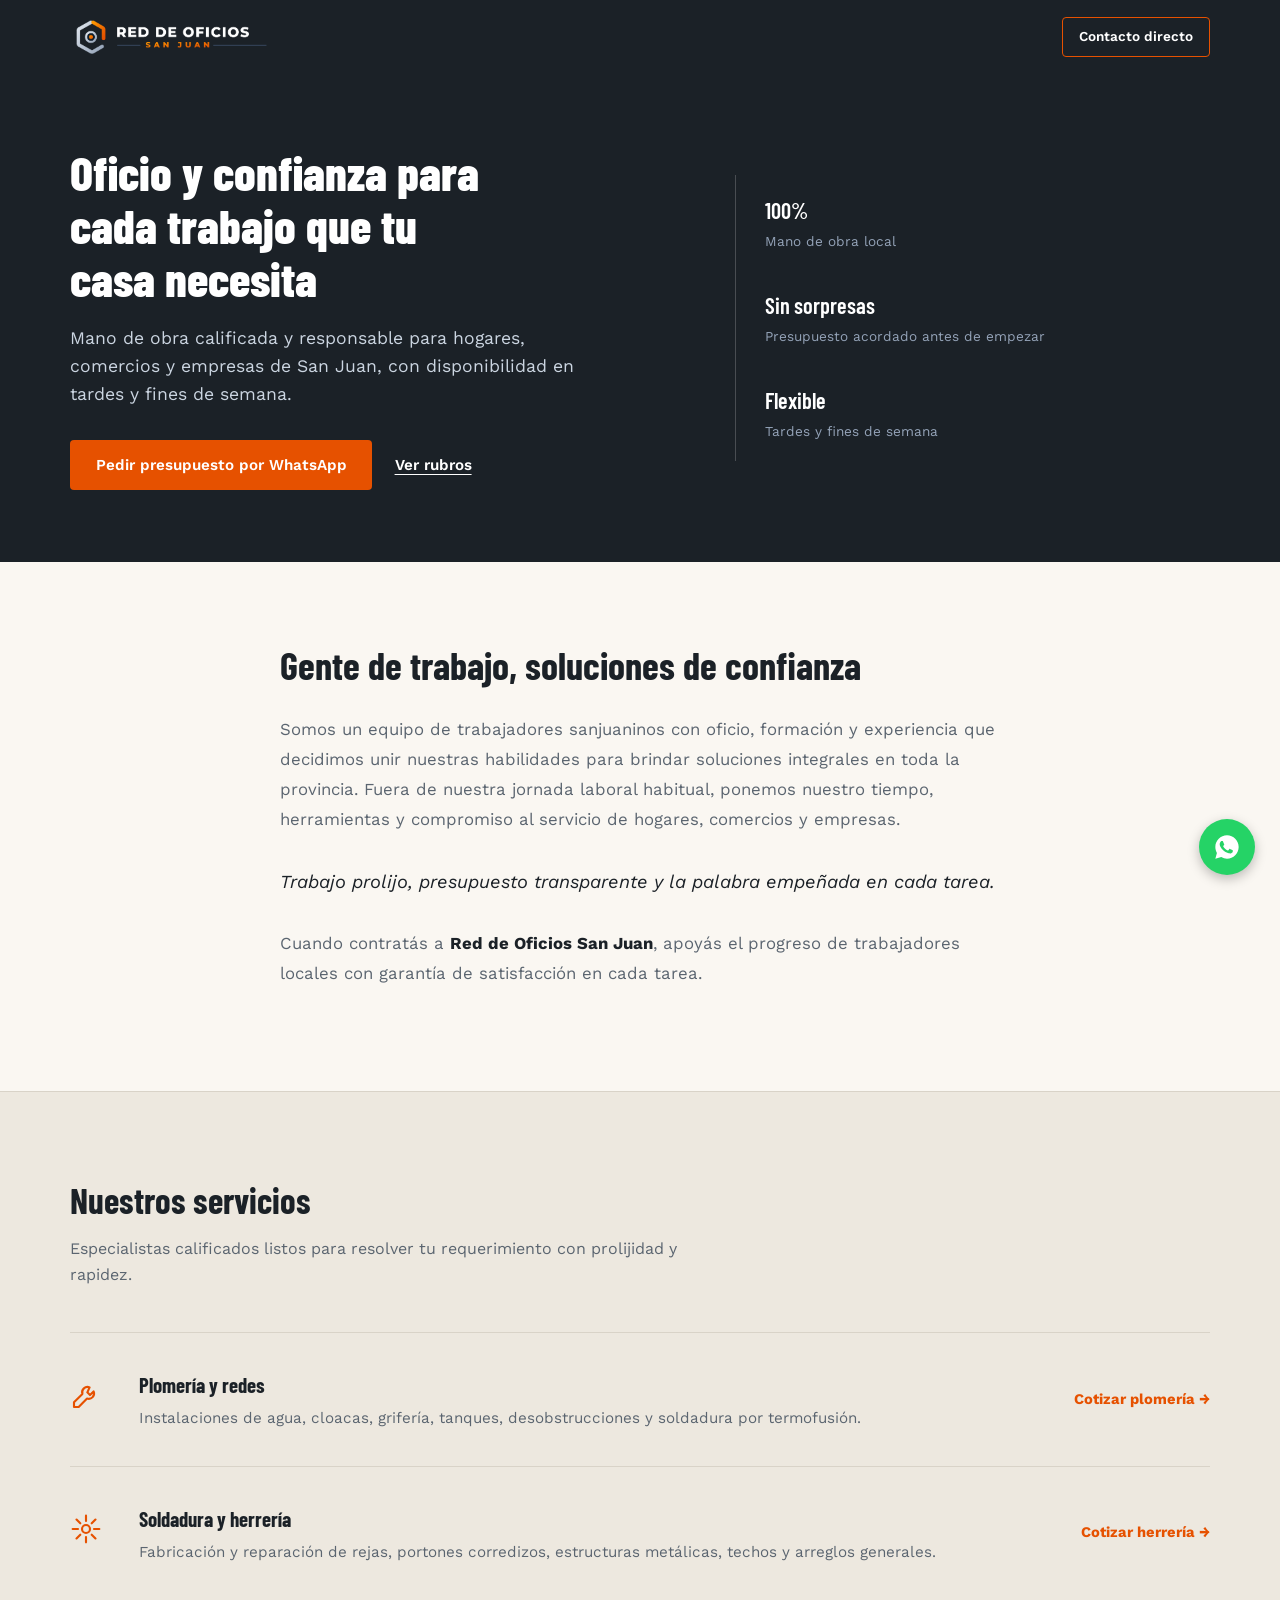
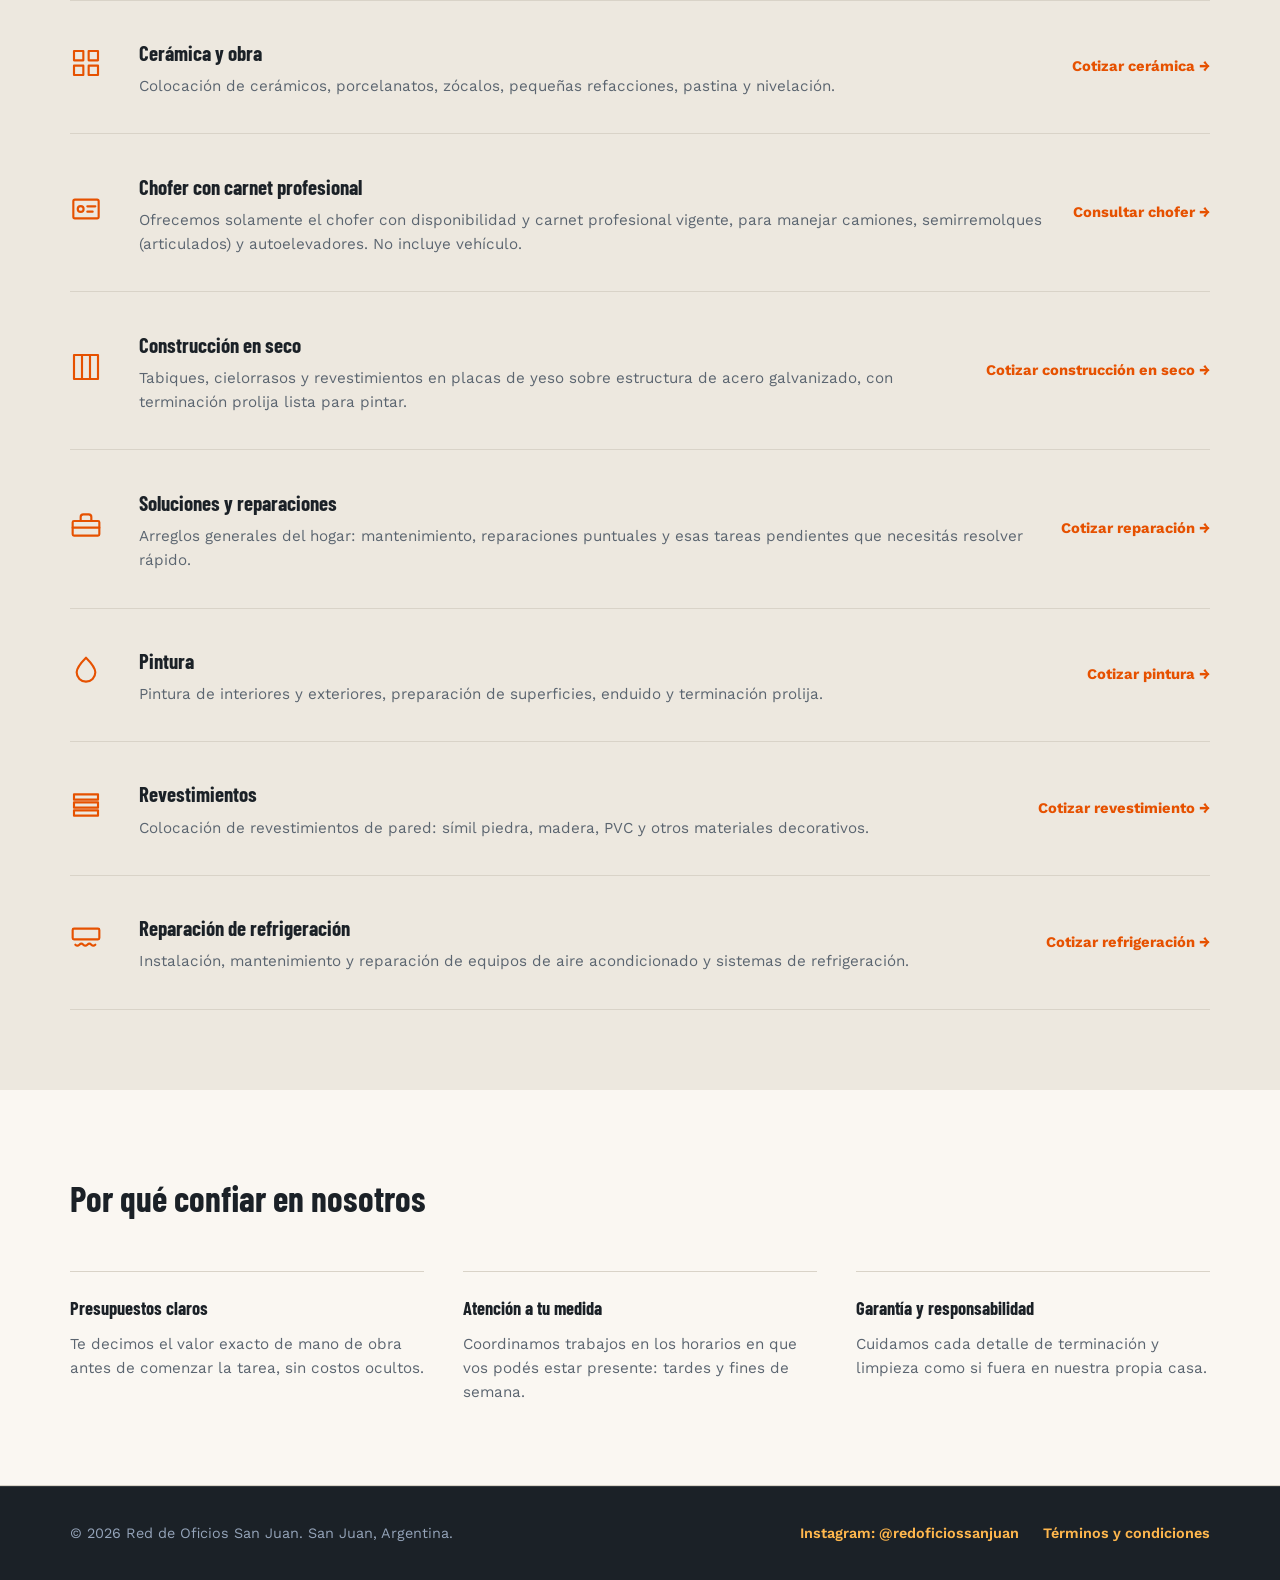
<file: index.html>
<!DOCTYPE html>
<html lang="es">
<head>
  <!-- Google tag (gtag.js) -->
  <script async src="https://www.googletagmanager.com/gtag/js?id=G-WRT2FJFDNN"></script>
  <script>
    window.dataLayer = window.dataLayer || [];
    function gtag(){dataLayer.push(arguments);}
    gtag('js', new Date());
    gtag('config', 'G-WRT2FJFDNN');
  </script>
  <meta charset="UTF-8">
  <meta name="viewport" content="width=device-width, initial-scale=1.0">
  <title>Red de Oficios San Juan | Plomería, Soldadura, Cerámica y Choferes</title>
  <meta name="description" content="Cuadrilla de trabajadores calificados en San Juan: plomería, soldadura y herrería, colocación de cerámicos y choferes profesionales. Presupuesto claro, disponibilidad en tardes y fines de semana.">
  <link rel="canonical" href="https://www.redoficiossanjuan.com.ar/">

  <!-- Open Graph / vista previa al compartir -->
  <meta property="og:type" content="website">
  <meta property="og:locale" content="es_AR">
  <meta property="og:title" content="Red de Oficios San Juan">
  <meta property="og:description" content="Plomería, soldadura, cerámica y choferes profesionales en San Juan. Presupuesto claro y disponibilidad en tardes y fines de semana.">
  <meta property="og:image" content="https://www.redoficiossanjuan.com.ar/og-image.jpg">
  <meta property="og:url" content="https://www.redoficiossanjuan.com.ar/">
  <meta name="twitter:card" content="summary_large_image">
  <meta name="twitter:title" content="Red de Oficios San Juan">
  <meta name="twitter:description" content="Plomería, soldadura, cerámica y choferes profesionales en San Juan.">
  <meta name="twitter:image" content="https://www.redoficiossanjuan.com.ar/og-image.jpg">

  <!-- Favicon -->
  <link rel="icon" type="image/png" href="fotos/favicon.png">

  <link rel="stylesheet" href="styles.css">
  <link rel="preconnect" href="https://fonts.googleapis.com">
  <link rel="preconnect" href="https://fonts.gstatic.com" crossorigin>
  <link href="https://fonts.googleapis.com/css2?family=Barlow+Condensed:wght@600;700;800;900&family=Work+Sans:wght@400;500;600;700&display=swap" rel="stylesheet">

  <script type="application/ld+json">
  {
    "@context": "https://schema.org",
    "@type": "LocalBusiness",
    "name": "Red de Oficios San Juan",
    "description": "Cuadrilla de trabajadores calificados: plomería, soldadura, cerámica y choferes profesionales.",
    "areaServed": "San Juan, Argentina",
    "telephone": "+5492644636764",
    "address": {
      "@type": "PostalAddress",
      "addressLocality": "San Juan",
      "addressCountry": "AR"
    },
    "openingHours": "Mo-Fr 14:00-20:00, Sa-Su 09:00-20:00",
    "sameAs": ["https://instagram.com/reddeoficiossanjuan"]
  }
  </script>
  <!-- Nota: dirección, teléfono y horarios de arriba son de ejemplo; reemplazar por los datos reales -->
</head>
<body>

  <a href="#contenido" class="skip-link">Saltar al contenido principal</a>

  <header class="navbar">
    <nav class="container nav-content" aria-label="Principal">
      <div class="brand">
        <img src="fotos/logo.png" alt="Red de Oficios San Juan" class="brand-logo">
      </div>
      <a href="https://wa.me/5492646083387?text=Hola,%20quisiera%20solicitar%20un%20presupuesto." class="btn btn-outline" target="_blank" rel="noopener noreferrer">Contacto directo</a>
    </nav>
  </header>

  <main id="contenido">

    <section class="hero">
      <div class="container hero-grid">
        <div class="hero-copy">
          <h1>Oficio y confianza para cada trabajo que tu casa necesita</h1>
          <p>Mano de obra calificada y responsable para hogares, comercios y empresas de San Juan, con disponibilidad en tardes y fines de semana.</p>
          <div class="hero-actions">
            <a href="https://wa.me/5492646083387?text=Hola,%20quisiera%20pedir%20un%20presupuesto." class="btn btn-primary" target="_blank" rel="noopener noreferrer">
              Pedir presupuesto por WhatsApp
            </a>
            <a href="#servicios" class="btn btn-secondary">Ver rubros</a>
          </div>
        </div>

        <div class="crew-plate" role="note" aria-label="Datos de la cuadrilla">
          <ul class="crew-plate-list">
            <li>
              <span class="plate-num">100%</span>
              <span class="plate-label">Mano de obra local</span>
            </li>
            <li>
              <span class="plate-num">Sin sorpresas</span>
              <span class="plate-label">Presupuesto acordado antes de empezar</span>
            </li>
            <li>
              <span class="plate-num">Flexible</span>
              <span class="plate-label">Tardes y fines de semana</span>
            </li>
          </ul>
        </div>
      </div>
    </section>

    <section class="about-section" id="nosotros">
      <div class="container about-container">
        <h2>Gente de trabajo, soluciones de confianza</h2>
        <div class="about-text">
          <p>
            Somos un equipo de trabajadores sanjuaninos con oficio, formación y experiencia que decidimos unir nuestras habilidades para brindar soluciones integrales en toda la provincia. Fuera de nuestra jornada laboral habitual, ponemos nuestro tiempo, herramientas y compromiso al servicio de hogares, comercios y empresas.
          </p>
          <blockquote>
            Trabajo prolijo, presupuesto transparente y la palabra empeñada en cada tarea.
          </blockquote>
          <p>
            Cuando contratás a <strong>Red de Oficios San Juan</strong>, apoyás el progreso de trabajadores locales con garantía de satisfacción en cada tarea.
          </p>
        </div>
      </div>
    </section>

    <section id="servicios" class="services-section">
      <div class="container">
        <div class="section-header">
          <h2>Nuestros servicios</h2>
          <p>Especialistas calificados listos para resolver tu requerimiento con prolijidad y rapidez.</p>
        </div>

        <div class="services-list">
          <article class="service-row">
            <div class="service-icon" aria-hidden="true">
              <svg viewBox="0 0 24 24" fill="none" stroke="currentColor" stroke-width="1.6" stroke-linecap="round" stroke-linejoin="round"><path d="M14.7 6.3a4 4 0 0 0-5.4 4.9L3 17.5V21h3.5l6.3-6.3a4 4 0 0 0 4.9-5.4l-2.7 2.7-2-2z"/></svg>
            </div>
            <div class="service-body">
              <h3>Plomería y redes</h3>
              <p>Instalaciones de agua, cloacas, grifería, tanques, desobstrucciones y soldadura por termofusión.</p>
            </div>
            <a href="https://wa.me/5492644880261?text=Hola,%20necesito%20un%20presupuesto%20de%20plomer%C3%ADa." class="card-link" target="_blank" rel="noopener noreferrer">Cotizar plomería →</a>
          </article>

          <article class="service-row">
            <div class="service-icon" aria-hidden="true">
              <svg viewBox="0 0 24 24" fill="none" stroke="currentColor" stroke-width="1.6" stroke-linecap="round" stroke-linejoin="round"><path d="M12 2v4M12 18v4M4.9 4.9l2.8 2.8M16.3 16.3l2.8 2.8M2 12h4M18 12h4M4.9 19.1l2.8-2.8M16.3 7.7l2.8-2.8"/><circle cx="12" cy="12" r="3"/></svg>
            </div>
            <div class="service-body">
              <h3>Soldadura y herrería</h3>
              <p>Fabricación y reparación de rejas, portones corredizos, estructuras metálicas, techos y arreglos generales.</p>
            </div>
            <a href="https://wa.me/5492645866757?text=Hola,%20necesito%20un%20presupuesto%20de%20soldadura." class="card-link" target="_blank" rel="noopener noreferrer">Cotizar herrería →</a>
          </article>

          <article class="service-row">
            <div class="service-icon" aria-hidden="true">
              <svg viewBox="0 0 24 24" fill="none" stroke="currentColor" stroke-width="1.6" stroke-linecap="round" stroke-linejoin="round"><rect x="3" y="3" width="7" height="7"/><rect x="14" y="3" width="7" height="7"/><rect x="3" y="14" width="7" height="7"/><rect x="14" y="14" width="7" height="7"/></svg>
            </div>
            <div class="service-body">
              <h3>Cerámica y obra</h3>
              <p>Colocación de cerámicos, porcelanatos, zócalos, pequeñas refacciones, pastina y nivelación.</p>
            </div>
            <a href="https://wa.me/5492645246793?text=Hola,%20necesito%20un%20presupuesto%20de%20cer%C3%A1mica/obra." class="card-link" target="_blank" rel="noopener noreferrer">Cotizar cerámica →</a>
          </article>

          <article class="service-row">
            <div class="service-icon" aria-hidden="true">
              <svg viewBox="0 0 24 24" fill="none" stroke="currentColor" stroke-width="1.6" stroke-linecap="round" stroke-linejoin="round"><rect x="2.5" y="5" width="19" height="14" rx="1.2"/><circle cx="8" cy="12" r="2.2"/><path d="M13 10h6M13 14h4"/></svg>
            </div>
            <div class="service-body">
              <h3>Chofer con carnet profesional</h3>
              <p>Ofrecemos solamente el chofer con disponibilidad y carnet profesional vigente, para manejar camiones, semirremolques (articulados) y autoelevadores. No incluye vehículo.</p>
            </div>
            <a href="https://wa.me/5492645246793?text=Hola,%20necesito%20un%20chofer%20profesional%20(cami%C3%B3n%2Fsemi%2Fautoelevador)." class="card-link" target="_blank" rel="noopener noreferrer">Consultar chofer →</a>
          </article>
          
          <article class="service-row">
            <div class="service-icon" aria-hidden="true">
              <svg viewBox="0 0 24 24" fill="none" stroke="currentColor" stroke-width="1.6" stroke-linecap="round" stroke-linejoin="round"><rect x="3" y="3" width="18" height="18"/><line x1="9" y1="3" x2="9" y2="21"/><line x1="15" y1="3" x2="15" y2="21"/></svg>
            </div>
            <div class="service-body">
              <h3>Construcción en seco</h3>
              <p>Tabiques, cielorrasos y revestimientos en placas de yeso sobre estructura de acero galvanizado, con terminación prolija lista para pintar.</p>
            </div>
            <a href="https://wa.me/5492645866757?text=Hola,%20necesito%20un%20presupuesto%20de%20construcci%C3%B3n%20en%20seco." class="card-link" target="_blank" rel="noopener noreferrer">Cotizar construcción en seco →</a>
          </article>

          <article class="service-row">
            <div class="service-icon" aria-hidden="true">
              <svg viewBox="0 0 24 24" fill="none" stroke="currentColor" stroke-width="1.6" stroke-linecap="round" stroke-linejoin="round"><rect x="2" y="9" width="20" height="11" rx="1"/><path d="M8 9V6a2 2 0 0 1 2-2h4a2 2 0 0 1 2 2v3"/><line x1="2" y1="14" x2="22" y2="14"/></svg>
            </div>
            <div class="service-body">
              <h3>Soluciones y reparaciones</h3>
              <p>Arreglos generales del hogar: mantenimiento, reparaciones puntuales y esas tareas pendientes que necesitás resolver rápido.</p>
            </div>
            <a href="https://wa.me/5492643171708?text=Hola,%20necesito%20un%20presupuesto%20de%20soluciones%20y%20reparaciones." class="card-link" target="_blank" rel="noopener noreferrer">Cotizar reparación →</a>
          </article>

          <article class="service-row">
            <div class="service-icon" aria-hidden="true">
              <svg viewBox="0 0 24 24" fill="none" stroke="currentColor" stroke-width="1.6" stroke-linecap="round" stroke-linejoin="round"><path d="M12 2C8 6 5 10 5 13a7 7 0 0 0 14 0c0-3-3-7-7-11z"/></svg>
            </div>
            <div class="service-body">
              <h3>Pintura</h3>
              <p>Pintura de interiores y exteriores, preparación de superficies, enduido y terminación prolija.</p>
            </div>
            <a href="https://wa.me/5492645866757?text=Hola,%20necesito%20un%20presupuesto%20de%20pintura." class="card-link" target="_blank" rel="noopener noreferrer">Cotizar pintura →</a>
          </article>

          <article class="service-row">
            <div class="service-icon" aria-hidden="true">
              <svg viewBox="0 0 24 24" fill="none" stroke="currentColor" stroke-width="1.6" stroke-linecap="round" stroke-linejoin="round"><rect x="3" y="4" width="18" height="4"/><rect x="3" y="10" width="18" height="4"/><rect x="3" y="16" width="18" height="4"/></svg>
            </div>
            <div class="service-body">
              <h3>Revestimientos</h3>
              <p>Colocación de revestimientos de pared: símil piedra, madera, PVC y otros materiales decorativos.</p>
            </div>
            <a href="https://wa.me/5492645246793?text=Hola,%20necesito%20un%20presupuesto%20de%20revestimientos." class="card-link" target="_blank" rel="noopener noreferrer">Cotizar revestimiento →</a>
          </article>
          
          <article class="service-row">
            <div class="service-icon" aria-hidden="true">
              <svg viewBox="0 0 24 24" fill="none" stroke="currentColor" stroke-width="1.6" stroke-linecap="round" stroke-linejoin="round"><rect x="2" y="5" width="20" height="8" rx="1"/><path d="M4 17c1 1 2 1 3 0s2-1 3 0 2 1 3 0 2-1 3 0 2 1 3 0"/></svg>
            </div>
            <div class="service-body">
              <h3>Reparación de refrigeración</h3>
              <p>Instalación, mantenimiento y reparación de equipos de aire acondicionado y sistemas de refrigeración.</p>
            </div>
            <a href="https://wa.me/5492644765718?text=Hola,%20necesito%20un%20presupuesto%20de%20reparaci%C3%B3n%20de%20aire%20acondicionado." class="card-link" target="_blank" rel="noopener noreferrer">Cotizar refrigeración →</a>
          </article>
        </div>
      </div>
    </section>

    <section class="features-section">
      <div class="container">
        <div class="section-header">
          <h2>Por qué confiar en nosotros</h2>
        </div>
        <div class="features-grid">
          <div class="feature-item">
            <h4>Presupuestos claros</h4>
            <p>Te decimos el valor exacto de mano de obra antes de comenzar la tarea, sin costos ocultos.</p>
          </div>
          <div class="feature-item">
            <h4>Atención a tu medida</h4>
            <p>Coordinamos trabajos en los horarios en que vos podés estar presente: tardes y fines de semana.</p>
          </div>
          <div class="feature-item">
            <h4>Garantía y responsabilidad</h4>
            <p>Cuidamos cada detalle de terminación y limpieza como si fuera en nuestra propia casa.</p>
          </div>
        </div>
      </div>
    </section>

  </main>

  <footer>
    <div class="container footer-content">
      <p>&copy; 2026 Red de Oficios San Juan. San Juan, Argentina.</p>
      <div class="social-links">
        <a href="https://instagram.com/reddeoficiossanjuan" target="_blank" rel="noopener noreferrer">Instagram: @redoficiossanjuan</a>
        <a href="terminos.html">Términos y condiciones</a>
      </div>
    </div>
  </footer>

  <a href="https://wa.me/5492646083387?text=Hola,%20quisiera%20hacer%20una%20consulta." class="whatsapp-float" target="_blank" rel="noopener noreferrer" aria-label="Contacto por WhatsApp">
    <svg viewBox="0 0 24 24" fill="currentColor" aria-hidden="true"><path d="M12 2C6.48 2 2 6.48 2 12c0 1.85.5 3.58 1.36 5.07L2 22l5.1-1.33A9.94 9.94 0 0 0 12 22c5.52 0 10-4.48 10-10S17.52 2 12 2zm5.1 14.16c-.24.67-1.4 1.28-1.93 1.33-.5.05-1.02.24-3.4-.71-2.88-1.15-4.73-4.04-4.87-4.22-.14-.19-1.16-1.54-1.16-2.94 0-1.4.73-2.08 1-2.37.26-.28.57-.35.76-.35h.55c.18 0 .42-.02.64.5.24.58.82 2 .89 2.14.07.14.11.31.02.5-.09.18-.14.29-.27.45-.14.16-.29.36-.41.48-.14.14-.28.29-.12.57.16.28.72 1.2 1.55 1.95 1.07.97 1.96 1.27 2.24 1.41.28.14.44.12.6-.07.16-.19.68-.8.86-1.07.18-.28.36-.23.6-.14.24.09 1.55.74 1.82.87.27.14.44.2.5.31.07.12.07.66-.17 1.33z"/></svg>
  </a>

</body>
</html>
</file>
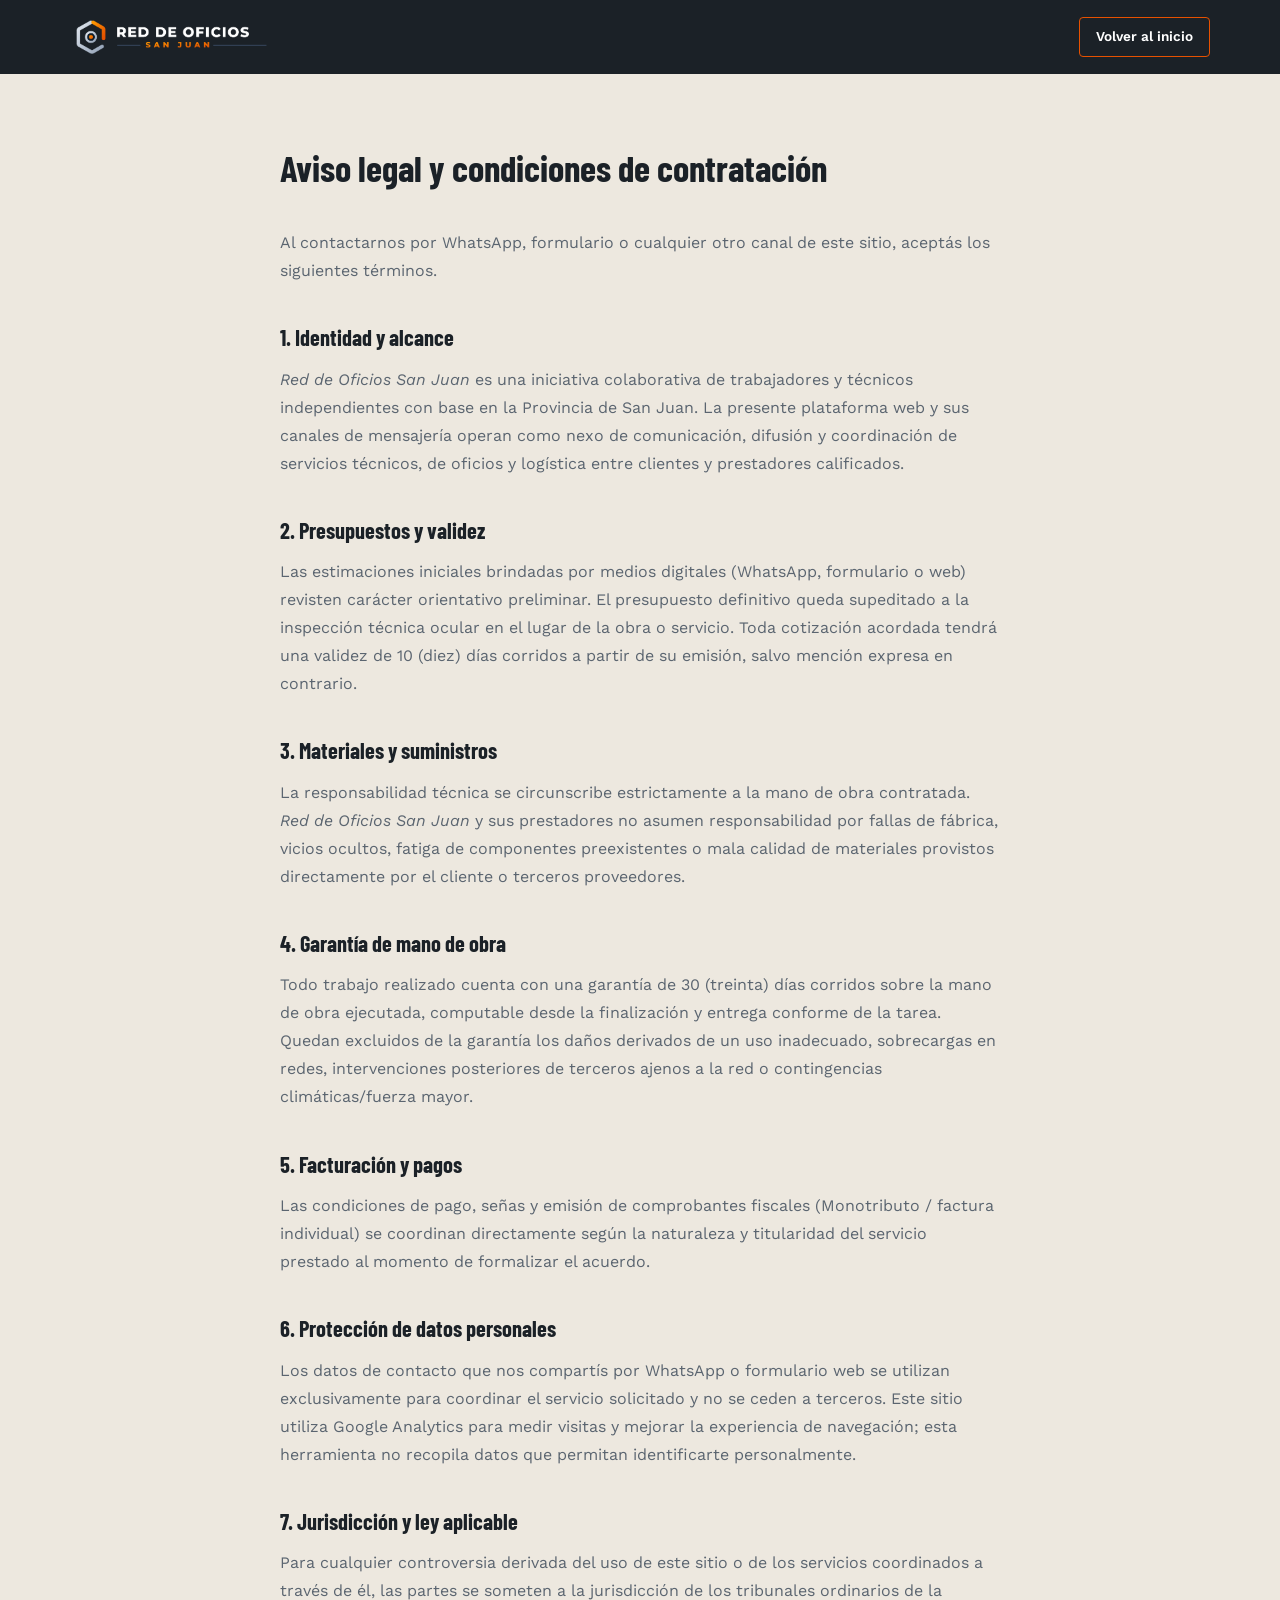
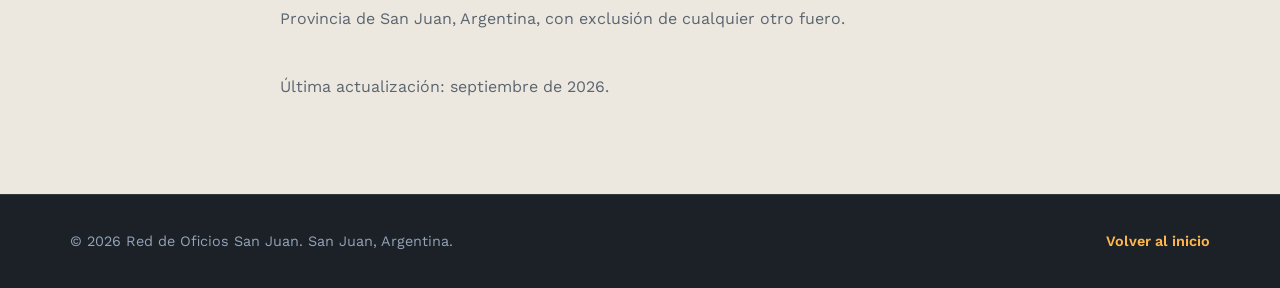
<file: terminos.html>
<!DOCTYPE html>
<html lang="es">
<head>
  <meta charset="UTF-8">
  <meta name="viewport" content="width=device-width, initial-scale=1.0">
  <title>Términos y Condiciones | Red de Oficios San Juan</title>
  <meta name="robots" content="noindex, follow">
  <link rel="icon" type="image/png" href="fotos/favicon.png">
  <link rel="stylesheet" href="styles.css">
  <link rel="preconnect" href="https://fonts.googleapis.com">
  <link rel="preconnect" href="https://fonts.gstatic.com" crossorigin>
  <link href="https://fonts.googleapis.com/css2?family=Barlow+Condensed:wght@600;700;800;900&family=Work+Sans:wght@400;500;600;700&display=swap" rel="stylesheet">
</head>
<body>

  <header class="navbar">
    <nav class="container nav-content" aria-label="Principal">
      <a href="index.html" class="brand">
        <img src="fotos/logo.png" alt="Red de Oficios San Juan" class="brand-logo">
      </a>
      <a href="index.html" class="btn btn-outline">Volver al inicio</a>
    </nav>
  </header>

  <main>
    <section class="legal-section">
      <div class="container legal-container">
        <h1>Aviso legal y condiciones de contratación</h1>
        <p>Al contactarnos por WhatsApp, formulario o cualquier otro canal de este sitio, aceptás los siguientes términos.</p>

        <h2>1. Identidad y alcance</h2>
        <p><em>Red de Oficios San Juan</em> es una iniciativa colaborativa de trabajadores y técnicos independientes con base en la Provincia de San Juan. La presente plataforma web y sus canales de mensajería operan como nexo de comunicación, difusión y coordinación de servicios técnicos, de oficios y logística entre clientes y prestadores calificados.</p>

        <h2>2. Presupuestos y validez</h2>
        <p>Las estimaciones iniciales brindadas por medios digitales (WhatsApp, formulario o web) revisten carácter orientativo preliminar. El presupuesto definitivo queda supeditado a la inspección técnica ocular en el lugar de la obra o servicio. Toda cotización acordada tendrá una validez de 10 (diez) días corridos a partir de su emisión, salvo mención expresa en contrario.</p>

        <h2>3. Materiales y suministros</h2>
        <p>La responsabilidad técnica se circunscribe estrictamente a la mano de obra contratada. <em>Red de Oficios San Juan</em> y sus prestadores no asumen responsabilidad por fallas de fábrica, vicios ocultos, fatiga de componentes preexistentes o mala calidad de materiales provistos directamente por el cliente o terceros proveedores.</p>

        <h2>4. Garantía de mano de obra</h2>
        <p>Todo trabajo realizado cuenta con una garantía de 30 (treinta) días corridos sobre la mano de obra ejecutada, computable desde la finalización y entrega conforme de la tarea. Quedan excluidos de la garantía los daños derivados de un uso inadecuado, sobrecargas en redes, intervenciones posteriores de terceros ajenos a la red o contingencias climáticas/fuerza mayor.</p>

        <h2>5. Facturación y pagos</h2>
        <p>Las condiciones de pago, señas y emisión de comprobantes fiscales (Monotributo / factura individual) se coordinan directamente según la naturaleza y titularidad del servicio prestado al momento de formalizar el acuerdo.</p>

        <h2>6. Protección de datos personales</h2>
        <p>Los datos de contacto que nos compartís por WhatsApp o formulario web se utilizan exclusivamente para coordinar el servicio solicitado y no se ceden a terceros. Este sitio utiliza Google Analytics para medir visitas y mejorar la experiencia de navegación; esta herramienta no recopila datos que permitan identificarte personalmente.</p>

        <h2>7. Jurisdicción y ley aplicable</h2>
        <p>Para cualquier controversia derivada del uso de este sitio o de los servicios coordinados a través de él, las partes se someten a la jurisdicción de los tribunales ordinarios de la Provincia de San Juan, Argentina, con exclusión de cualquier otro fuero.</p>

        <p class="legal-updated">Última actualización: septiembre de 2026.</p>
      </div>
    </section>
  </main>

  <footer>
    <div class="container footer-content">
      <p>&copy; 2026 Red de Oficios San Juan. San Juan, Argentina.</p>
      <div class="social-links">
        <a href="index.html">Volver al inicio</a>
      </div>
    </div>
  </footer>

</body>
</html>
</file>
<file: styles.css>
/* ============================
   Sistema de diseño
   ============================ */
:root {
  --grafito: #1B2127;
  --acero: #3E5468;
  --piedra: #EDE8DF;
  --carton: #FAF7F2;
  --naranja: #E65100;
  --naranja-hover: #C24400;
  --oxido: #7A3624;
  --texto: #23262B;
  --texto-suave: #5B6570;
  --borde: #D9D3C8;

  --font-display: 'Barlow Condensed', system-ui, sans-serif;
  --font-body: 'Work Sans', system-ui, -apple-system, sans-serif;
}

/* Reseteo */
* { margin: 0; padding: 0; box-sizing: border-box; }

html { scroll-behavior: smooth; }

@media (prefers-reduced-motion: reduce) {
  html { scroll-behavior: auto; }
  * { animation-duration: 0.001ms !important; animation-iteration-count: 1 !important; transition-duration: 0.001ms !important; }
}

body {
  font-family: var(--font-body);
  background-color: var(--piedra);
  color: var(--texto);
  line-height: 1.6;
}

.container {
  width: 90%;
  max-width: 1140px;
  margin: 0 auto;
}

/* Accesibilidad: foco visible y skip-link */
a:focus-visible,
button:focus-visible {
  outline: 3px solid var(--naranja);
  outline-offset: 2px;
}

.skip-link {
  position: absolute;
  left: -999px;
  top: 0;
  background: var(--naranja);
  color: #fff;
  padding: 0.8rem 1.2rem;
  z-index: 1000;
  font-weight: 600;
  text-decoration: none;
}

.skip-link:focus {
  left: 1rem;
  top: 1rem;
}

/* ============================
   Navegación
   ============================ */
.navbar {
  background-color: var(--grafito);
  padding: 1rem 0;
  position: sticky;
  top: 0;
  z-index: 100;
}

.nav-content {
  display: flex;
  justify-content: space-between;
  align-items: center;
}

.brand {
  display: flex;
  align-items: center;
}

.brand-logo {
  height: 42px;
  width: auto;
  display: block;
}

/* Botones */
.btn {
  display: inline-block;
  padding: 0.8rem 1.6rem;
  border-radius: 4px;
  font-weight: 600;
  text-decoration: none;
  transition: background-color 0.2s ease, transform 0.1s ease;
  font-size: 0.95rem;
  font-family: var(--font-body);
}

.btn:active { transform: scale(0.98); }

.btn-primary {
  background-color: var(--naranja);
  color: #FFFFFF;
}
.btn-primary:hover { background-color: var(--naranja-hover); }

.btn-secondary {
  background-color: transparent;
  color: #FFFFFF;
  padding: 0.8rem 0.4rem;
  text-decoration: underline;
  text-underline-offset: 4px;
}
.btn-secondary:hover { color: #CBD5E1; }

.btn-outline {
  border: 1.5px solid var(--naranja);
  color: #FFFFFF;
  padding: 0.5rem 1rem;
  font-size: 0.85rem;
}
.btn-outline:hover { background-color: var(--naranja); }

/* ============================
   Hero
   ============================ */
.hero {
  background-color: var(--grafito);
  color: #FFFFFF;
  padding: 4.5rem 0;
}

.hero-grid {
  display: grid;
  grid-template-columns: 1.3fr 1fr;
  gap: 3rem;
  align-items: center;
}

.hero-copy {
  animation: subir 0.6s ease-out both;
}

@keyframes subir {
  from { opacity: 0; transform: translateY(14px); }
  to { opacity: 1; transform: translateY(0); }
}

.hero h1 {
  font-family: var(--font-display);
  font-size: 3rem;
  font-weight: 800;
  line-height: 1.1;
  margin-bottom: 1.2rem;
  max-width: 20ch;
}

.hero p {
  font-size: 1.1rem;
  color: #CBD5E1;
  max-width: 48ch;
  margin-bottom: 2rem;
}

.hero-actions {
  display: flex;
  gap: 1rem;
  flex-wrap: wrap;
}

/* Datos de la cuadrilla */
.crew-plate {
  padding-left: 1.8rem;
  border-left: 1px solid rgba(255,255,255,0.2);
}

.crew-plate-list {
  list-style: none;
}

.crew-plate-list li {
  padding: 1.1rem 0;
}

.plate-num {
  display: block;
  font-family: var(--font-display);
  font-size: 1.4rem;
  font-weight: 600;
  color: #FFFFFF;
}

.plate-label {
  display: block;
  font-size: 0.85rem;
  color: #94A3B8;
  margin-top: 0.15rem;
}

/* ============================
   Nosotros
   ============================ */
.about-section {
  background-color: var(--carton);
  padding: 5rem 0;
  border-bottom: 1px solid var(--borde);
}

.about-container {
  max-width: 720px;
}

.about-section h2 {
  font-family: var(--font-display);
  font-size: 2.4rem;
  color: var(--grafito);
  font-weight: 700;
  line-height: 1.2;
  margin-bottom: 1.6rem;
}

.about-text p {
  font-size: 1.05rem;
  color: var(--texto-suave);
  line-height: 1.8;
  margin-bottom: 1.4rem;
}

.about-text strong { color: var(--grafito); }

.about-text blockquote {
  margin: 2rem 0;
  font-size: 1.15rem;
  font-style: italic;
  color: var(--grafito);
  line-height: 1.6;
}

/* ============================
   Servicios (lista tipo orden de trabajo)
   ============================ */
.services-section { padding: 5rem 0; }

.section-header { margin-bottom: 2.8rem; max-width: 640px; }

.section-header h2 {
  font-family: var(--font-display);
  font-size: 2.2rem;
  color: var(--grafito);
  font-weight: 700;
  margin-bottom: 0.5rem;
}

.section-header p { color: var(--texto-suave); }

.services-list {
  border-top: 1px solid var(--borde);
}

.service-row {
  display: grid;
  grid-template-columns: 40px 1fr auto;
  gap: 1.8rem;
  align-items: center;
  padding: 2.2rem 0;
  border-bottom: 1px solid var(--borde);
}

.service-icon {
  width: 40px;
  height: 40px;
  color: var(--naranja);
}

.service-icon svg { width: 32px; height: 32px; }

.service-body h3 {
  font-family: var(--font-display);
  font-size: 1.3rem;
  font-weight: 700;
  color: var(--grafito);
  margin-bottom: 0.3rem;
}

.service-body p {
  font-size: 0.95rem;
  color: var(--texto-suave);
}

.card-link {
  color: var(--naranja);
  text-decoration: none;
  font-weight: 700;
  font-size: 0.92rem;
  white-space: nowrap;
}
.card-link:hover { text-decoration: underline; }

/* ============================
   Características
   ============================ */
.features-section {
  background-color: var(--carton);
  padding: 5rem 0;
  border-bottom: 1px solid var(--borde);
}

.features-grid {
  display: grid;
  grid-template-columns: repeat(auto-fit, minmax(260px, 1fr));
  gap: 2.4rem;
}

.feature-item { padding-top: 1.4rem; border-top: 1px solid var(--borde); }

.feature-item h4 {
  font-family: var(--font-display);
  color: var(--grafito);
  font-size: 1.15rem;
  font-weight: 700;
  margin-bottom: 0.5rem;
}

.feature-item p { color: var(--texto-suave); font-size: 0.95rem; }

/* ============================
   Footer
   ============================ */
footer {
  background-color: var(--grafito);
  color: #94A3B8;
  padding: 2.2rem 0;
  font-size: 0.9rem;
  border-top: 1px solid rgba(255,255,255,0.1);
}

.footer-content {
  display: flex;
  justify-content: space-between;
  align-items: center;
  flex-wrap: wrap;
  gap: 1rem;
}

.social-links {
  display: flex;
  gap: 1.5rem;
  flex-wrap: wrap;
}

.social-links a {
  color: #FFB74D;
  text-decoration: none;
  font-weight: 600;
}

/* ============================
   Botón flotante WhatsApp
   ============================ */
.whatsapp-float {
  position: fixed;
  bottom: 25px;
  right: 25px;
  background-color: #25D366;
  color: white;
  width: 56px;
  height: 56px;
  border-radius: 50%;
  display: flex;
  align-items: center;
  justify-content: center;
  box-shadow: 0 4px 12px rgba(0, 0, 0, 0.25);
  text-decoration: none;
  z-index: 999;
  transition: transform 0.2s ease;
}

.whatsapp-float svg { width: 28px; height: 28px; }

.whatsapp-float:hover { transform: scale(1.08); }

/* ============================
   Página de Términos y Condiciones
   ============================ */
.legal-section {
  padding: 4rem 0 5rem;
}

.legal-container {
  max-width: 720px;
}

.legal-section h1 {
  font-family: var(--font-display);
  font-size: 2.3rem;
  font-weight: 700;
  color: var(--grafito);
  margin-bottom: 2rem;
}

.legal-section h2 {
  font-family: var(--font-display);
  font-size: 1.4rem;
  font-weight: 700;
  color: var(--grafito);
  margin-top: 2.2rem;
  margin-bottom: 0.6rem;
}

.legal-section p {
  font-size: 1rem;
  color: var(--texto-suave);
  line-height: 1.75;
  margin-bottom: 0.8rem;
}

.legal-updated {
  margin-top: 2.5rem;
  font-size: 0.85rem;
  color: var(--borde);
}

/* ============================
   Responsividad
   ============================ */
@media (max-width: 860px) {
  .hero-grid {
    grid-template-columns: 1fr;
  }
  .hero h1 { font-size: 2.3rem; max-width: none; }
  .service-row {
    grid-template-columns: 48px 1fr;
  }
  .card-link {
    grid-column: 2 / 3;
  }
}

@media (max-width: 480px) {
  .footer-content { flex-direction: column; text-align: center; }
}
</file>
